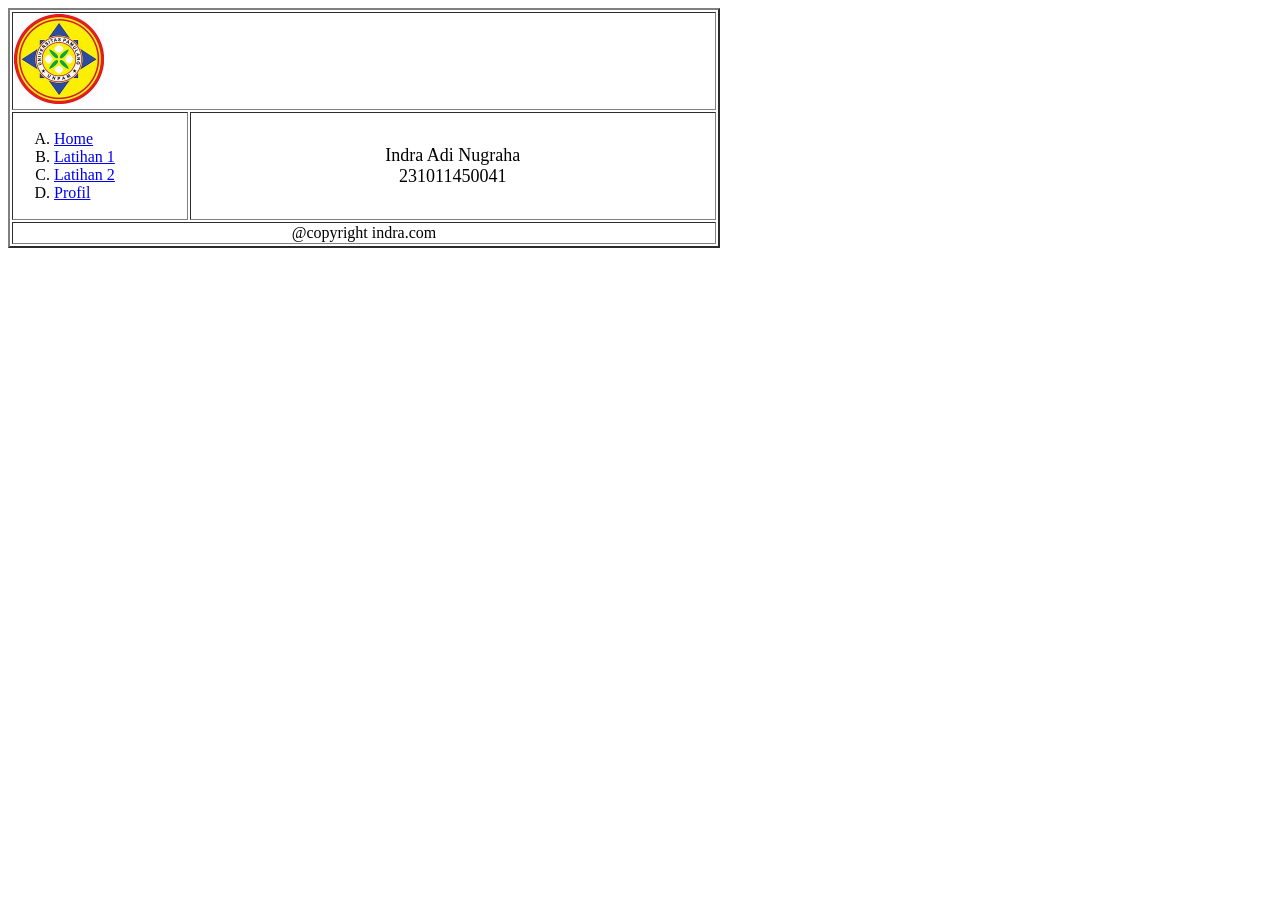
<file: index.html>
<!DOCTYPE html>
<html lang="en">
<head>
    <meta charset="UTF-8">
    <meta name="viewport" content="width=device-width, initial-scale=1.0">
    <title>Website Sederhana</title>
</head>
<body>
    <table border="2">
        <tr>
            <td colspan="2" width="700"><img src="logo.jpg" width=90 height=90 alt="gambarku"></td>
        </tr>
        <tr>
            <td width="25%">
               <ol type="A">
                    <li>
                        <a href="Home.html">Home</a>
                    </li>
                    <li>
                        <a href="L1.html">Latihan 1</a>
                    </li>
                    <li>
                        <a href="L2.html">Latihan 2</a>
                    </li>
                    <li>
                        <a href="index.html">Profil</a>
                    </li>
                </ol> 
            </td>
            <td width="75%">
                <p align="center">
                    <font size="4.5">Indra Adi Nugraha <br>231011450041</font>
                </p>
            </td>
        </tr>
        <tr align="center">
            <td colspan="2" width="100%"> @copyright indra.com</td>
        </tr>
    </table>
</body>
</html>
</file>
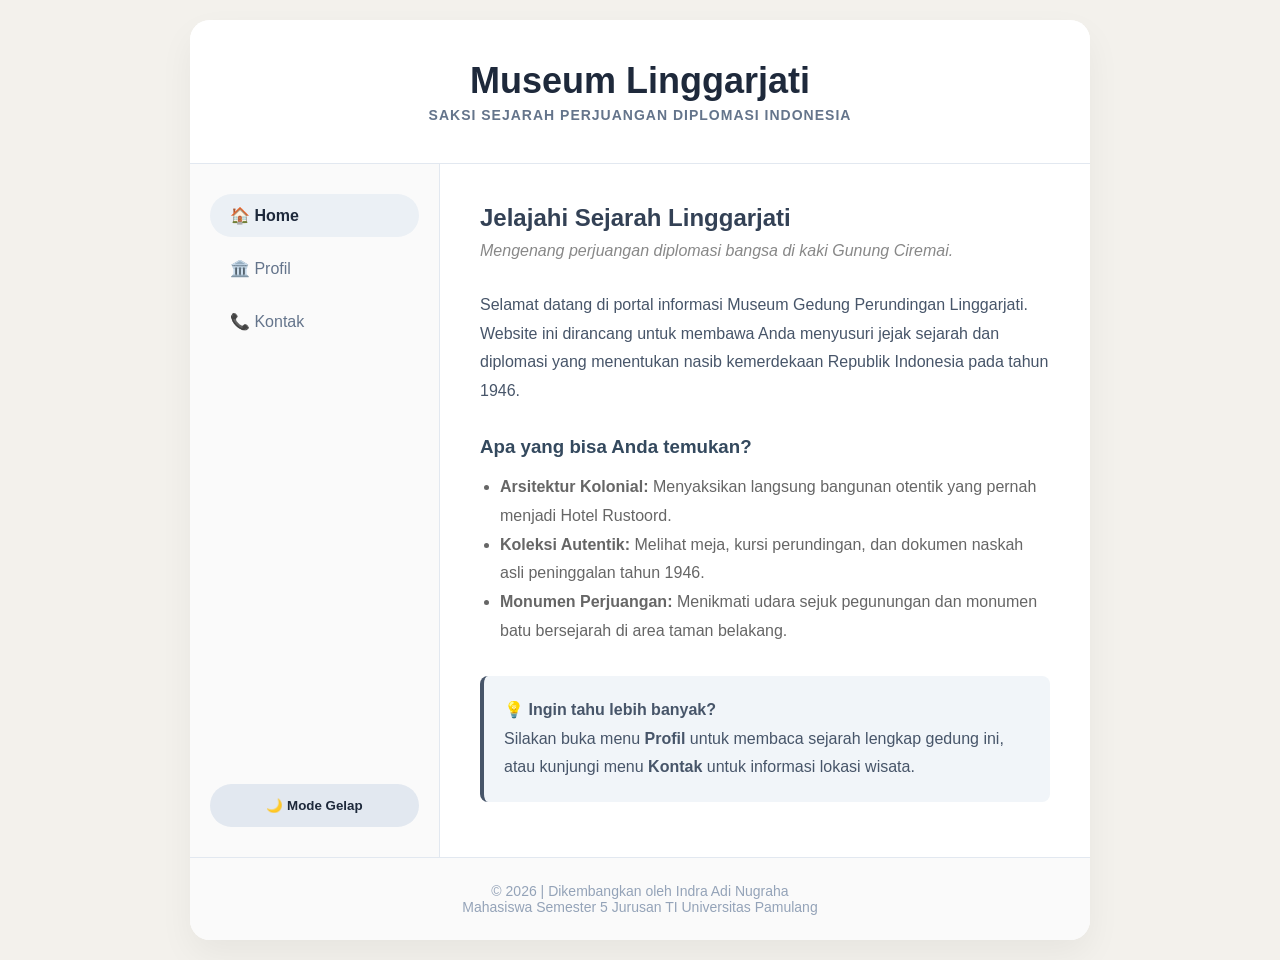
<file: Linggar-Jati/index.html>
<!DOCTYPE html>
<html lang="id">
<head>
    <meta charset="UTF-8">
    <meta name="viewport" content="width=device-width, initial-scale=1.0">
    <title>Museum Gedung Perundingan Linggarjati</title>
    <link rel="stylesheet" href="style.css">
</head>
<body>

    <div class="container">
        <div class="header">
            <div class="header-text">
                <h1>Museum Linggarjati</h1>
                <p>SAKSI SEJARAH PERJUANGAN DIPLOMASI INDONESIA</p>
            </div>
        </div>

        <div class="main-wrapper">
            <div class="sidebar">
                <ul>
                    <li><a href="#" onclick="showContent('home')" id="menu-home" class="active">🏠 Home</a></li>
                    <li><a href="#" onclick="showContent('profil')" id="menu-profil">🏛️ Profil</a></li>
                    <li><a href="#" onclick="showContent('kontak')" id="menu-kontak">📞 Kontak</a></li>
                </ul>
                <button onclick="toggleDarkMode()" id="btn-dark" class="btn-dark-mode">🌙 Mode Gelap</button>
            </div>

            <div class="content">
                
                <div id="home" class="content-section">
                    <h2 style="margin-bottom: 5px;">Jelajahi Sejarah Linggarjati</h2>
                    <p style="color: #888; font-style: italic; margin-bottom: 25px;">Mengenang perjuangan diplomasi bangsa di kaki Gunung Ciremai.</p>

                    <p>Selamat datang di portal informasi Museum Gedung Perundingan Linggarjati. Website ini dirancang untuk membawa Anda menyusuri jejak sejarah dan diplomasi yang menentukan nasib kemerdekaan Republik Indonesia pada tahun 1946.</p>

                    <h3 style="margin-top: 30px; margin-bottom: 15px; color: #34495E;">Apa yang bisa Anda temukan?</h3>
                    <ul style="margin-left: 20px; line-height: 1.8; color: #666666;">
                        <li><strong>Arsitektur Kolonial:</strong> Menyaksikan langsung bangunan otentik yang pernah menjadi Hotel Rustoord.</li>
                        <li><strong>Koleksi Autentik:</strong> Melihat meja, kursi perundingan, dan dokumen naskah asli peninggalan tahun 1946.</li>
                        <li><strong>Monumen Perjuangan:</strong> Menikmati udara sejuk pegunungan dan monumen batu bersejarah di area taman belakang.</li>
                    </ul>

                    <p class="info-box">
                        💡 <strong style="color: inherit;">Ingin tahu lebih banyak?</strong> <br>
                        Silakan buka menu <strong>Profil</strong> untuk membaca sejarah lengkap gedung ini, atau kunjungi menu <strong>Kontak</strong> untuk informasi lokasi wisata.
                    </p>
                </div>

                <div id="profil" class="content-section hidden">
                    <h2>Gedung Perundingan Linggarjati</h2>
                    
                    <img src="image/gambar.jpg" alt="Museum Gedung Perundingan Linggarjati" class="foto-profil-web">
                    
                    <p>Museum Gedung Perundingan Linggarjati berlokasi di Desa Linggarjati, Kecamatan Cilimus, Kabupaten Kuningan, tepat di kaki Gunung Ciremai. Tempat ini memiliki nilai historis yang sangat tinggi sebagai lokasi berlangsungnya salah satu peristiwa diplomatik terpenting dalam sejarah Indonesia.</p>

                    <p><strong>Sejarah Gedung:</strong> Sebelum menjadi museum, tempat ini memiliki sejarah panjang. Bermula pada tahun 1918 sebagai gubuk milik Ibu Jasitem, kemudian dirombak menjadi bangunan permanen pada 1921, hingga akhirnya dijadikan Hotel "Rustoord" oleh Theo Huitker pada 1935. Pada masa penjajahan Jepang (1942), hotel ini berganti nama menjadi <i>Hokayryokan</i>, dan setelah proklamasi kemerdekaan (1945) dinamakan Hotel Merdeka.</p>

                    <p><strong>Peristiwa Bersejarah:</strong> Pada tanggal 11-12 November 1946, gedung ini terpilih sebagai tempat perundingan antara Pemerintah Indonesia (dipimpin Sutan Sjahrir) dan Pemerintah Belanda (dipimpin Prof. Schermerhorn dan Van Mook), dengan ditengahi oleh diplomat Inggris, Lord Killearn. Peristiwa ini melahirkan naskah sejarah yang dikenal sebagai Perjanjian Linggarjati.</p>

                    <p><strong>Koleksi Museum:</strong> Saat ini, museum memamerkan berbagai peninggalan autentik seperti meja dan kursi sidang asli yang digunakan saat perundingan, tata ruang yang dipertahankan sesuai kondisi aslinya di masa lalu, serta foto-foto dokumentasi para tokoh yang terlibat dalam diplomasi.</p>
                </div>

                <div id="kontak" class="content-section hidden">
                    <h2>Kontak & Lokasi</h2>
                    <p>Museum Gedung Perundingan Linggarjati<br>
                       Desa Linggarjati, Kecamatan Cilimus, Kabupaten Kuningan, Jawa Barat 45556.
                    </p>
                    
                    <div style="margin-top: 20px; border-radius: 8px; overflow: hidden; border: 1px solid #EAEAEA;">
                        <iframe src="https://www.google.com/maps/embed?pb=!1m18!1m12!1m3!1d3960.910543666089!2d108.47253507499625!3d-6.881249993117462!2m3!1f0!2f0!3f0!3m2!1i1024!2i768!4f13.1!3m3!1m2!1s0x2e6f1f3333333333%3A0xc0f191b97b0a88b1!2sMuseum%20Perundingan%20Linggarjati!5e0!3m2!1sen!2sid!4v1700000000000!5m2!1sen!2sid" width="100%" height="250" style="border:0;" allowfullscreen="" loading="lazy" referrerpolicy="no-referrer-when-downgrade"></iframe>
                    </div>

                    <p style="margin-top: 20px;"><strong>Jam Operasional:</strong><br>
                       Selasa - Minggu: 08:00 - 16:00 WIB (Senin & Libur Nasional Tutup)<br><br>
                       <strong>Hubungi Pengelola:</strong><br>
                       Telepon: (021) 5725549<br>
                    </p>
                </div>

            </div>
        </div>

        <div class="footer">
            <p>© 2026 | Dikembangkan oleh Indra Adi Nugraha</p>
            <p>Mahasiswa Semester 5 Jurusan TI Universitas Pamulang</p>
        </div>
    </div>

    <script>
        // Fungsi untuk mengganti konten menu
        function showContent(sectionId) {
            document.querySelectorAll('.content-section').forEach(function(section) {
                section.classList.add('hidden');
            });
            
            document.querySelectorAll('.sidebar ul li a').forEach(function(menu) {
                menu.classList.remove('active');
            });

            document.getElementById(sectionId).classList.remove('hidden');
            document.getElementById('menu-' + sectionId).classList.add('active');
        }

        // Fungsi untuk mengaktifkan Dark Mode
        function toggleDarkMode() {
            document.body.classList.toggle('dark-mode');
            
            const btn = document.getElementById('btn-dark');
            if (document.body.classList.contains('dark-mode')) {
                btn.innerHTML = '☀️ Mode Terang';
            } else {
                btn.innerHTML = '🌙 Mode Gelap';
            }
        }
    </script>
</body>
</html>
</file>
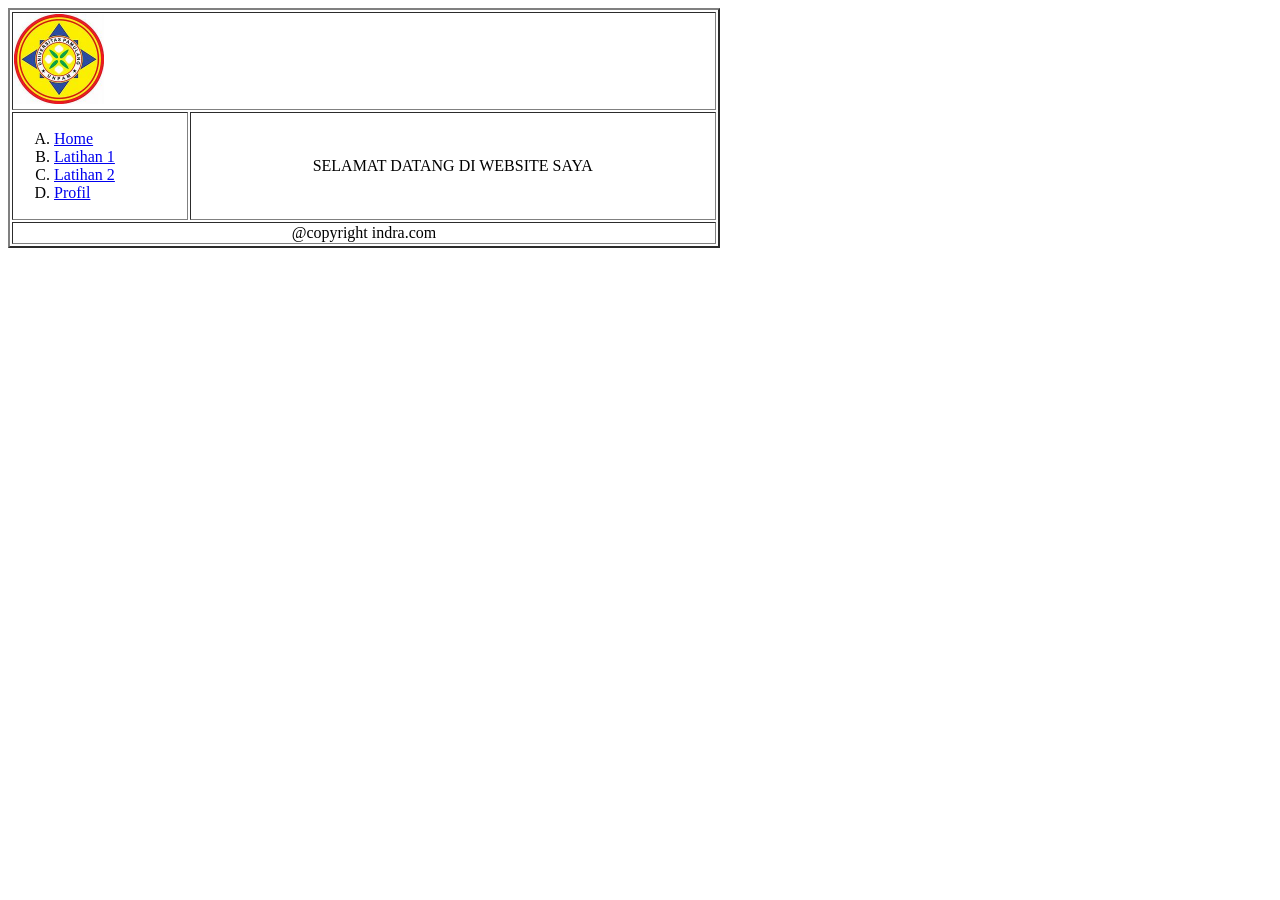
<file: Home.html>
<!DOCTYPE html>
<html lang="en">
<head>
    <meta charset="UTF-8">
    <meta name="viewport" content="width=device-width, initial-scale=1.0">
    <title>Document</title>
</head>
<body>
    <table border="2">
        <tr>
            <td colspan="2" width="700">
                <img src="logo.jpg" width="90" height="90"</td>
        </tr>
        <tr>
            <td width="25%">
               <ol type="A">
                    <li>
                        <a href="Home.html">Home</a>
                    </li>
                    <li>
                        <a href="L1.html">Latihan 1</a>
                    </li>
                    <li>
                        <a href="L2.html">Latihan 2</a>
                    </li>
                    <li>
                        <a href="index.html">Profil</a>
                    </li>
                </ol> 
            </td>
            <td width="75%">
                <p color="red" align="center">SELAMAT DATANG DI WEBSITE SAYA</p>
            </td>
        </tr>
        <tr>
            <td colspan="2" width="100%" align="center">@copyright indra.com<class="com"></indra><class="com"></indra></td>
        </tr>
    </table>
</body>
</html>
</file>
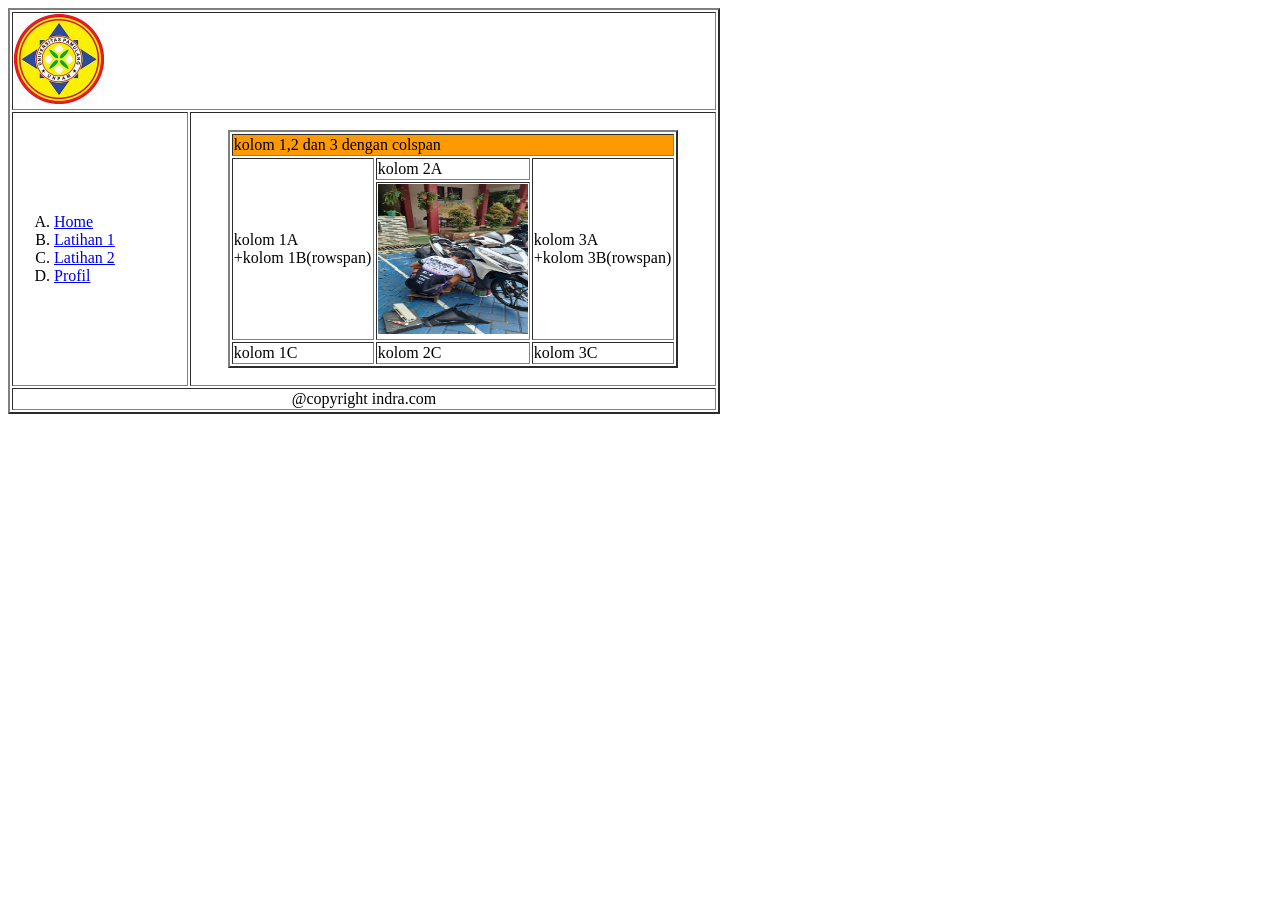
<file: L1.html>
<!DOCTYPE html>
<html lang="en">
<head>
    <meta charset="UTF-8">
    <meta name="viewport" content="width=device-width, initial-scale=1.0">
    <title>Document</title>
</head>
<body>
    <table border="2">
        <tr>
            <td colspan="2" width="700"><img src="logo.jpg" width="90" height="90"</td></td>
        </tr>
        <tr>
            <td width="25%">
               <ol type="A">
                    <li>
                        <a href="Home.html">Home</a>
                    </li>
                    <li>
                        <a href="L1.html">Latihan 1</a>
                    </li>
                    <li>
                        <a href="L2.html">Latihan 2</a>
                    </li>
                    <li>
                        <a href="index.html">Profil</a>
                    </li>
                </ol> 
            </td>
            <td width="75%">
                <p color="red" align="center"><div align="center">
             <table border="2" width="450">
                <tr>
                    <td colspan="3" bgcolor="#FF9900">kolom 1,2 dan 3 dengan colspan</td>
                </tr>
                <tr>
                    <td rowspan="2">kolom 1A<br>+kolom 1B(rowspan)</td>
                    <td>kolom 2A</td>
                    <td rowspan="2">kolom 3A<br>+kolom 3B(rowspan)</td>
                </tr>
                <tr>
                    <td width=100 height=137>
                        <img src="src.png" width=150 height=150 alt="gambarku">
                    </td>
                </tr>
                <tr>
                    <td>kolom 1C</td><td>kolom 2C</td><td>kolom 3C</td>
                </tr>
             </table>
        </div></p>
            </td>
        </tr>
        <tr>
            <td colspan="2" width="100%" align="center">@copyright indra.com</td>
        </tr>
    </table>
</body>
</html>
</file>
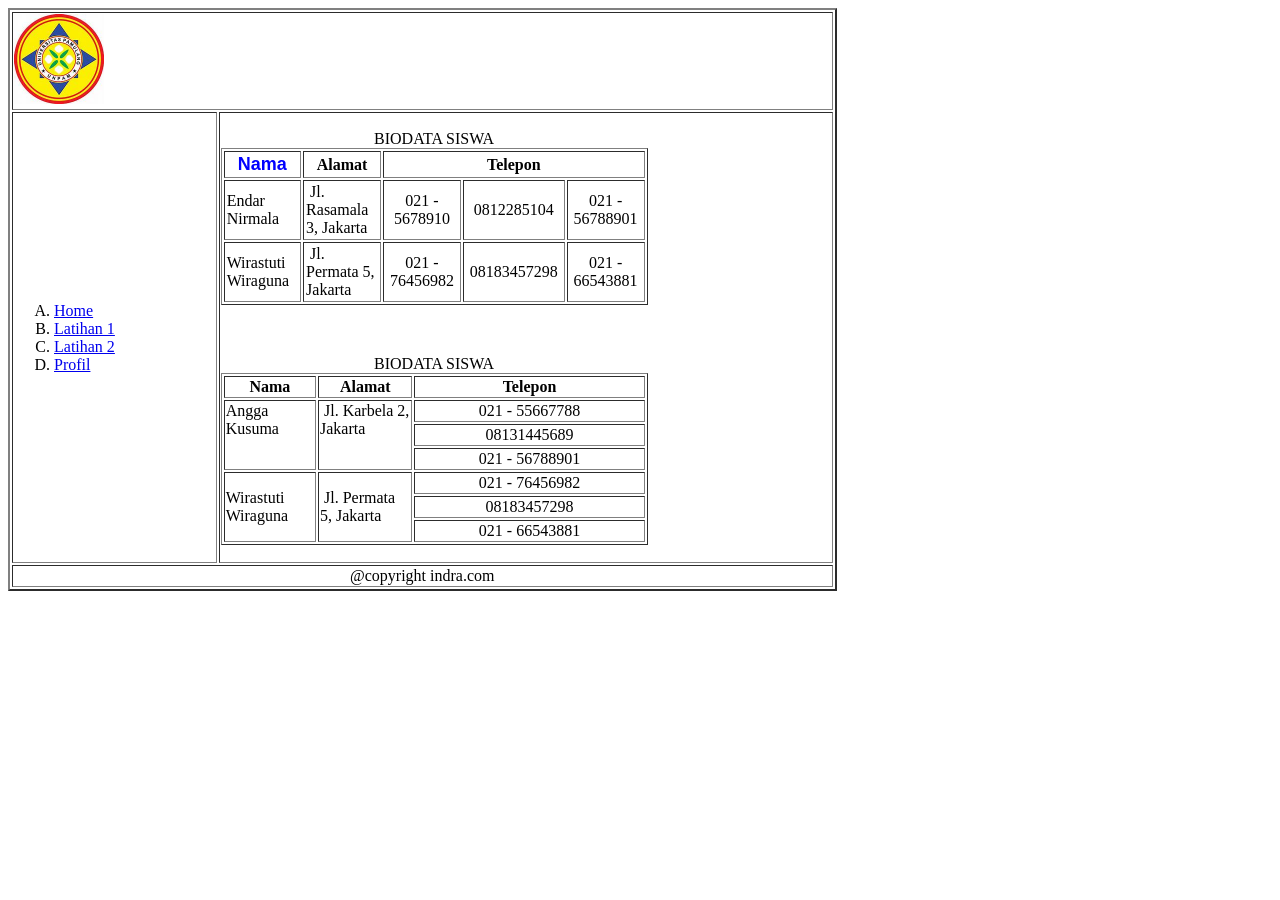
<file: L2.html>
<!DOCTYPE html>
<html lang="en">
<head>
    <meta charset="UTF-8">
    <meta name="viewport" content="width=device-width, initial-scale=1.0">
    <title>Website Sederhana</title>
</head>
<body>
    <table border="2">
        <tr>
            <td colspan="2" width="700"><img src="logo.jpg" width="90" height="90"</td></td>
        </tr>
        <tr>
            <td width="25%">
               <ol type="A">
                    <li>
                        <a href="Home.html">Home</a>
                    </li>
                    <li>
                        <a href="L1.html">Latihan 1</a>
                    </li>
                    <li>
                        <a href="L2.html">Latihan 2</a>
                    </li>
                    <li>
                        <a href="index.html">Profil</a>
                    </li>
                </ol> 
            </td>
            <td width="75%">
                <p color="red" align="center"><table cellspacing="2" cellpadding="2" border="1" width="70%" >
<caption>BIODATA SISWA</caption>
 <tr>
 <th width="15%"><font color="blue" face="Arial" size="4">Nama</font></th>
 <th width="16%">Alamat</th>
 <th width="39%" colspan="3" align="center">Telepon</th>
 </tr>
 <tr>
 <td width="15%">Endar Nirmala</td>
 <td width="16%">&nbsp;Jl. Rasamala 3, Jakarta</td>
 <td width="13%" align="center">021 - 5678910</td>
 <td width="13%" align="center">0812285104</td>
 <td width="13%" align="center">021 - 56788901</td>
 </tr>
 <tr>
 <td width="15%">Wirastuti Wiraguna</td>
 <td width="16%">&nbsp;Jl. Permata 5, Jakarta</td>
 <td width="13%" align="center">021 - 76456982</td>
 <td width="13%" align="center">08183457298</td>
 <td width="13%" align="center">021 - 66543881</td>
 </tr>
</table>
<p>&nbsp;</p>
<table border="1" width="70%" >
<caption>BIODATA SISWA</caption>
 <tr>
 <th width="15%">Nama</th>
 <th width="16%">Alamat</th>
 <th width="39%" align="center">Telepon</th>
 </tr>
 <tr>
 <td width="15%" rowspan="3" valign="top">Angga Kusuma</td>
 <td width="16%" rowspan="3" valign="top">&nbsp;Jl. Karbela 2, Jakarta</td>
 <td width="39%" align="center">021 - 55667788</td>
 </tr>
 <tr>
 <td width="39%" align="center">08131445689</td>
 </tr>
 <tr>
 <td width="39%" align="center">021 - 56788901</td>
 </tr>
 <tr>
 <td width="15%" rowspan="3">Wirastuti Wiraguna</td>
 <td width="16%" rowspan="3">&nbsp;Jl. Permata&nbsp; 5, Jakarta</td>
 <td width="39%" align="center">021 - 76456982</td>
 </tr>
 <tr>
 <td width="39%" align="center">08183457298</td>
 </tr>
 <tr>
 <td width="39%" align="center">021 - 66543881</td>
</tr>
</table>
</p>
            </td>
        </tr>
        <tr align="center">
            <td colspan="2" width="100%" align="center">@copyright indra.com</td>
        </tr>
    </table>
</body>
</html>
</file>
<file: Linggar-Jati/style.css>
/* ========================================================= */
/* 1. RESET DAN PENGATURAN DASAR                             */
/* ========================================================= */
* {
    margin: 0;
    padding: 0;
    box-sizing: border-box;
    font-family: 'Segoe UI', Roboto, Helvetica, Arial, sans-serif; /* Font yang lebih bersih */
}

body {
    background-color: #F3F1EC; /* Latar belakang krem lembut khas dinding museum premium */
    color: #475569; /* Teks slate-grey tua agar tidak kaku */
    display: flex;
    justify-content: center;
    align-items: center;
    min-height: 100vh;
    padding: 20px;
    transition: background-color 0.3s ease; 
}

/* ========================================================= */
/* 2. LAYOUT UTAMA DENGAN SUDUT MEMBULAT (ROUNDED)          */
/* ========================================================= */
.container {
    width: 100%;
    max-width: 900px;
    background-color: #FFFFFF;
    border-radius: 20px; /* Sudut membulat yang lebih besar agar terlihat lembut */
    box-shadow: 0 15px 35px rgba(0, 0, 0, 0.05); /* Bayangan yang lebih luas dan lembut */
    display: flex;
    flex-direction: column;
    min-height: 80vh;
    overflow: hidden; /* Menjaga agar elemen di dalam tidak keluar dari radius */
}

.main-wrapper {
    display: flex;
    flex: 1;
}

/* ========================================================= */
/* 3. GAYA HEADER YANG LEBIH MINIMALIS                       */
/* ========================================================= */
.header {
    background-color: #FFFFFF;
    padding: 40px 20px; /* Padding lebih besar untuk kesan "napas" */
    text-align: center;
    border-bottom: 1px solid #E2E8F0; /* Garis tipis slate-grey pucat */
}

.header h1 {
    color: #1E293B; /* Slate-grey gelap */
    font-size: 36px; /* Lebih besar dan berani */
    font-weight: 700;
    margin-bottom: 5px;
}

.header p {
    color: #64748B; /* Slate-grey sedang */
    font-size: 14px;
    font-weight: 600;
    letter-spacing: 1px; /* Sedikit jarak antar huruf agar elegan */
}

/* ========================================================= */
/* 4. GAYA SIDEBAR DENGAN MENU TOMBOL BERBENTUK PIL         */
/* ========================================================= */
.sidebar {
    width: 250px;
    background-color: #FAFAFA;
    padding: 30px 20px;
    border-right: 1px solid #E2E8F0;
    display: flex; 
    flex-direction: column;
}

.sidebar ul {
    list-style: none;
    flex: 1; 
}

.sidebar ul li {
    margin-bottom: 10px; /* Jarak antar menu lebih besar */
}

.sidebar ul li a {
    text-decoration: none;
    color: #64748B;
    font-size: 16px;
    display: flex; 
    align-items: center;
    padding: 12px 20px;
    border-radius: 50px; /* MENU BERBENTUK PIL (Full Rounded) */
    transition: all 0.3s ease;
}

/* Efek saat menu di-hover atau aktif (Pengganti warna merah tua tajam) */
.sidebar ul li a:hover,
.sidebar ul li a.active {
    background-color: #EBF0F5; /* Sorotan slate-grey pucat */
    color: #1E293B;
    font-weight: 600;
}

/* ========================================================= */
/* 5. GAYA KONTEN UTAMA                                      */
/* ========================================================= */
.content {
    flex: 1;
    padding: 40px;
    background-color: #FFFFFF;
}

.content-section h2 {
    margin-bottom: 20px;
    color: #334155; /* Slate-grey gelap */
    font-weight: 600;
}

.content-section p {
    line-height: 1.8; /* Jarak antar baris lebih lebar agar mudah dibaca */
    color: #475569;
    margin-bottom: 15px;
}

.hidden {
    display: none;
}

/* ========================================================= */
/* 6. GAYA GAMBAR PROFIL ELEGANT                            */
/* ========================================================= */
img {
    max-width: 100%;
    height: auto;
    display: block;
}

.content img.foto-profil-web {
    max-width: 100%;
    margin: 25px 0;
    border-radius: 15px; /* Sudut membulat pada gambar */
    border: none; /* Menghapus border putih tebal lama */
    box-shadow: 0 10px 25px rgba(0, 0, 0, 0.1); /* Bayangan gambar yang lebih lembut */
}

/* ========================================================= */
/* 7. KOTAK INFO (INFO BOX) YANG LEBIH HALUS                */
/* ========================================================= */
.info-box {
    margin-top: 30px; 
    padding: 20px; 
    background-color: #F1F5F9; /* Slate-grey sangat pucat */
    border-left: 4px solid #475569; 
    border-radius: 8px; /* Sudut sedikit membulat */
    color: #475569;
}

/* ========================================================= */
/* 8. GAYA FOOTER YANG LEBIH BERSIH                          */
/* ========================================================= */
.footer {
    background-color: #FAFAFA;
    color: #94A3B8; /* Slate-grey pucat */
    text-align: center;
    padding: 25px;
    border-top: 1px solid #E2E8F0;
    font-size: 14px;
}

/* ========================================================= */
/* 9. ANIMASI FADE-IN SAAT KLIK MENU                         */
/* ========================================================= */
@keyframes fadeInEffect {
    from {
        opacity: 0;
        transform: translateY(15px);
    }
    to {
        opacity: 1;
        transform: translateY(0);
    }
}

.content-section {
    animation: fadeInEffect 0.6s ease-out forwards;
}

/* ========================================================= */
/* 10. FITUR DARK MODE (SKEMA WARNA MIDNIGHT BLUE)            */
/* ========================================================= */
.btn-dark-mode {
    width: 100%;
    margin-top: 30px;
    padding: 14px;
    background-color: #E2E8F0; /* Slate pucat di mode terang */
    color: #1E293B;
    border: none;
    border-radius: 50px; /* TOMBOL BERBENTUK PIL */
    font-weight: bold;
    cursor: pointer;
    transition: all 0.3s ease;
}

.btn-dark-mode:hover {
    background-color: #CBD5E1; /* Slate sedikit lebih gelap */
}

/* Mulai menimpa warna terang menjadi gelap (Midnight Blue) */
body.dark-mode {
    background-color: #0F172A; /* Midnight Blue (Biru dongker sangat gelap) */
}

/* Ubah Kotak Kontainer menjadi abu-abu gelap kebiruan */
body.dark-mode .container,
body.dark-mode .content {
    background-color: #1E293B;
    border-color: #334155; 
}

body.dark-mode .header {
    background: none; 
    background-color: #1E293B; 
    border-bottom: 1px solid #334155;
}

body.dark-mode .header h1,
body.dark-mode .content-section h2,
body.dark-mode .content-section h3 {
    color: #F8FAFC; 
}

body.dark-mode p,
body.dark-mode ul,
body.dark-mode .header p,
body.dark-mode .footer {
    color: #94A3B8; 
}

body.dark-mode .sidebar,
body.dark-mode .footer {
    background-color: #1E293B;
    border-color: #334155;
}

body.dark-mode .sidebar ul li a {
    color: #94A3B8; 
}

/* Warna Sorotan di Mode Gelap (Pengganti sorotan merah tua tajam) */
body.dark-mode .sidebar ul li a:hover,
body.dark-mode .sidebar ul li a.active {
    background-color: #334155; /* Slate sedang */
    color: #F8FAFC;
    font-weight: 600;
}

body.dark-mode .btn-dark-mode {
    background-color: #0F172A;
    color: #F8FAFC;
    border: 1px solid #334155;
}

body.dark-mode .btn-dark-mode:hover {
    background-color: #334155;
}

body.dark-mode .info-box {
    background-color: #0F172A; 
    border-left: 4px solid #64748B; 
    color: #94A3B8;
}

body.dark-mode .info-box strong {
    color: #F8FAFC; 
}

/* ========================================================= */
/* 11. RESPONSIVE / TAMPILAN LAYAR HP (MOBILE GRID)           */
/* ========================================================= */
@media screen and (max-width: 768px) {
    .main-wrapper {
        flex-direction: column; /* Mengubah grid kiri-kanan menjadi bertumpuk */
    }

    .sidebar {
        width: 100%;
        border-right: none;
        border-bottom: 1px solid #E2E8F0;
        padding: 20px 15px;
    }

    /* Penyesuaian garis sidebar di HP saat Dark Mode */
    body.dark-mode .sidebar {
        border-bottom: 1px solid #334155;
    }

    .sidebar ul {
        display: flex;
        justify-content: center;
        gap: 8px; /* Jarak antar tombol di Mobile */
        flex-wrap: wrap; /* Jika layar terlalu kecil, menu akan turun ke baris baru */
    }

    .sidebar ul li {
        margin-bottom: 0;
    }

    .sidebar ul li a {
        padding: 10px 15px;
        font-size: 14px;
        text-align: center;
        border-radius: 8px; /* Di HP, gunakan rounded biasa agar hemat ruang */
    }

    .content {
        padding: 25px;
    }

    .header h1 {
        font-size: 26px;
    }
    
    .btn-dark-mode {
        margin-top: 15px;
    }
}
</file>
